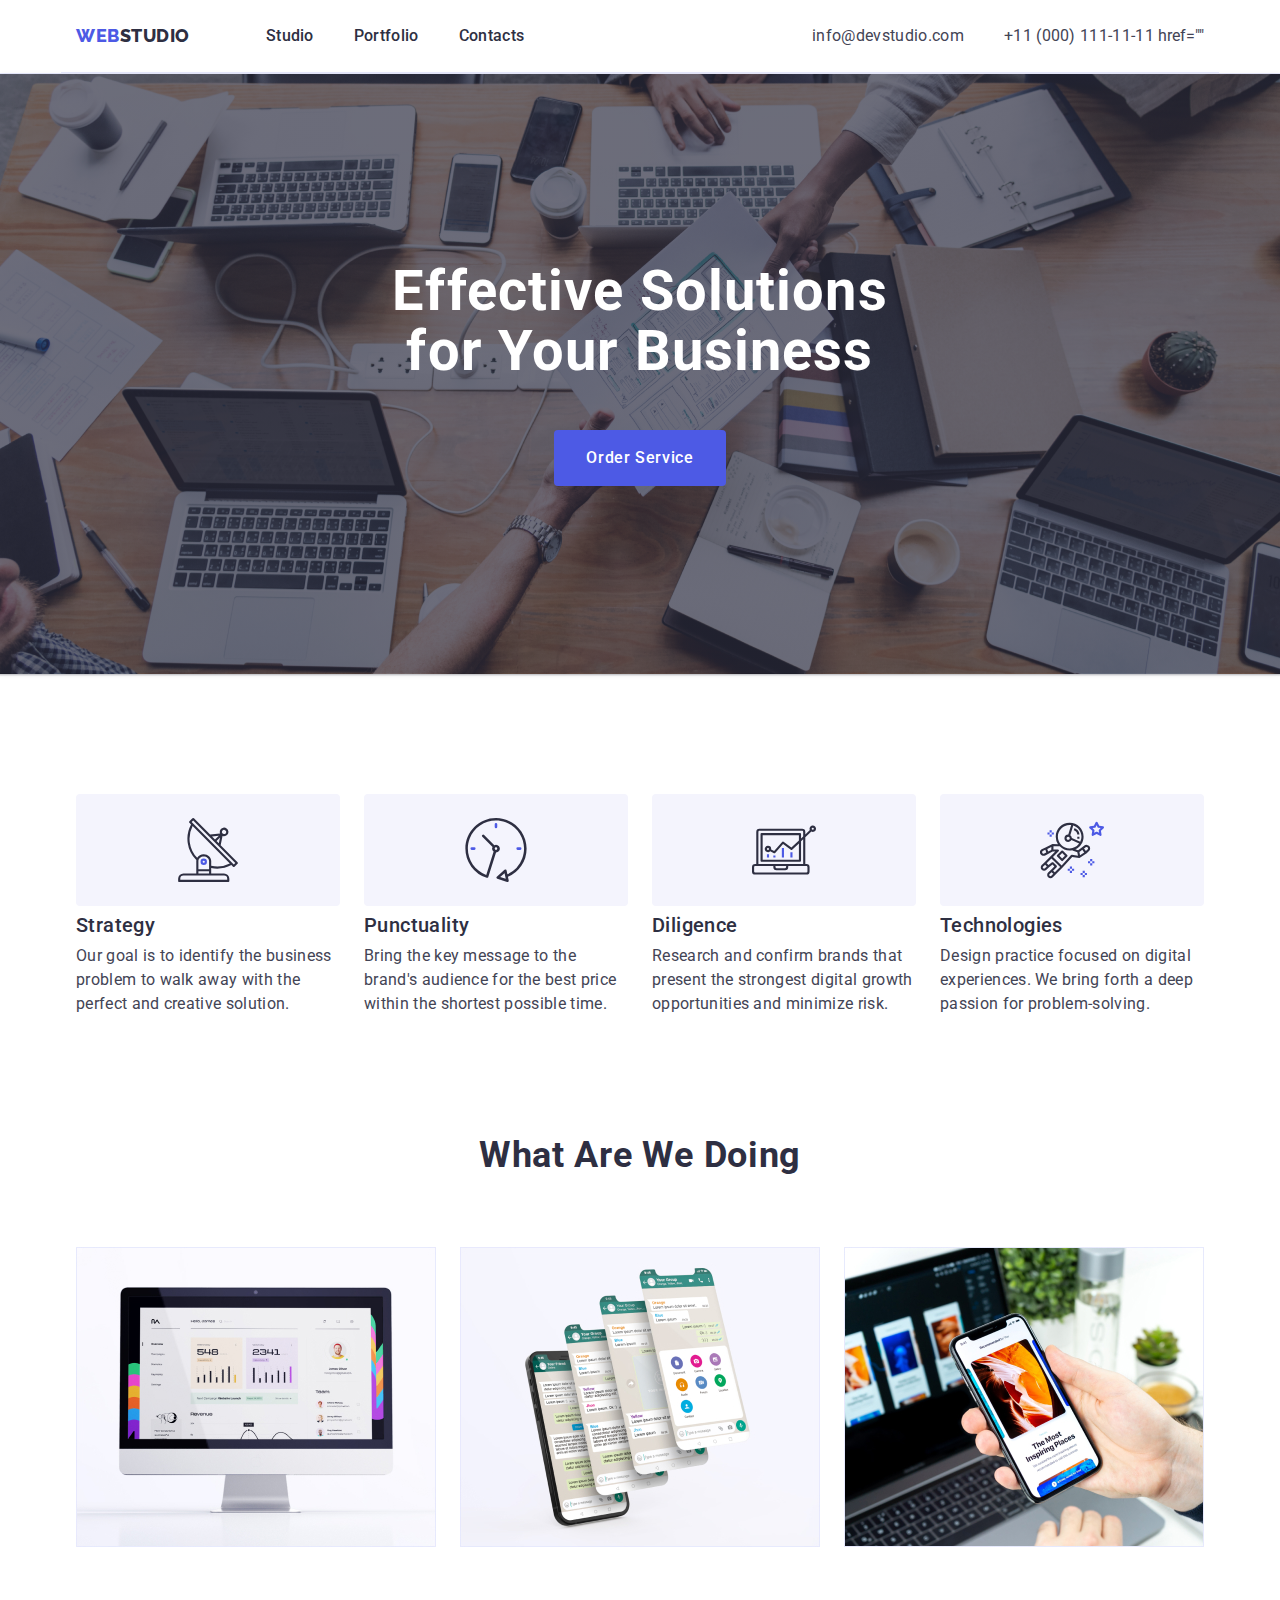
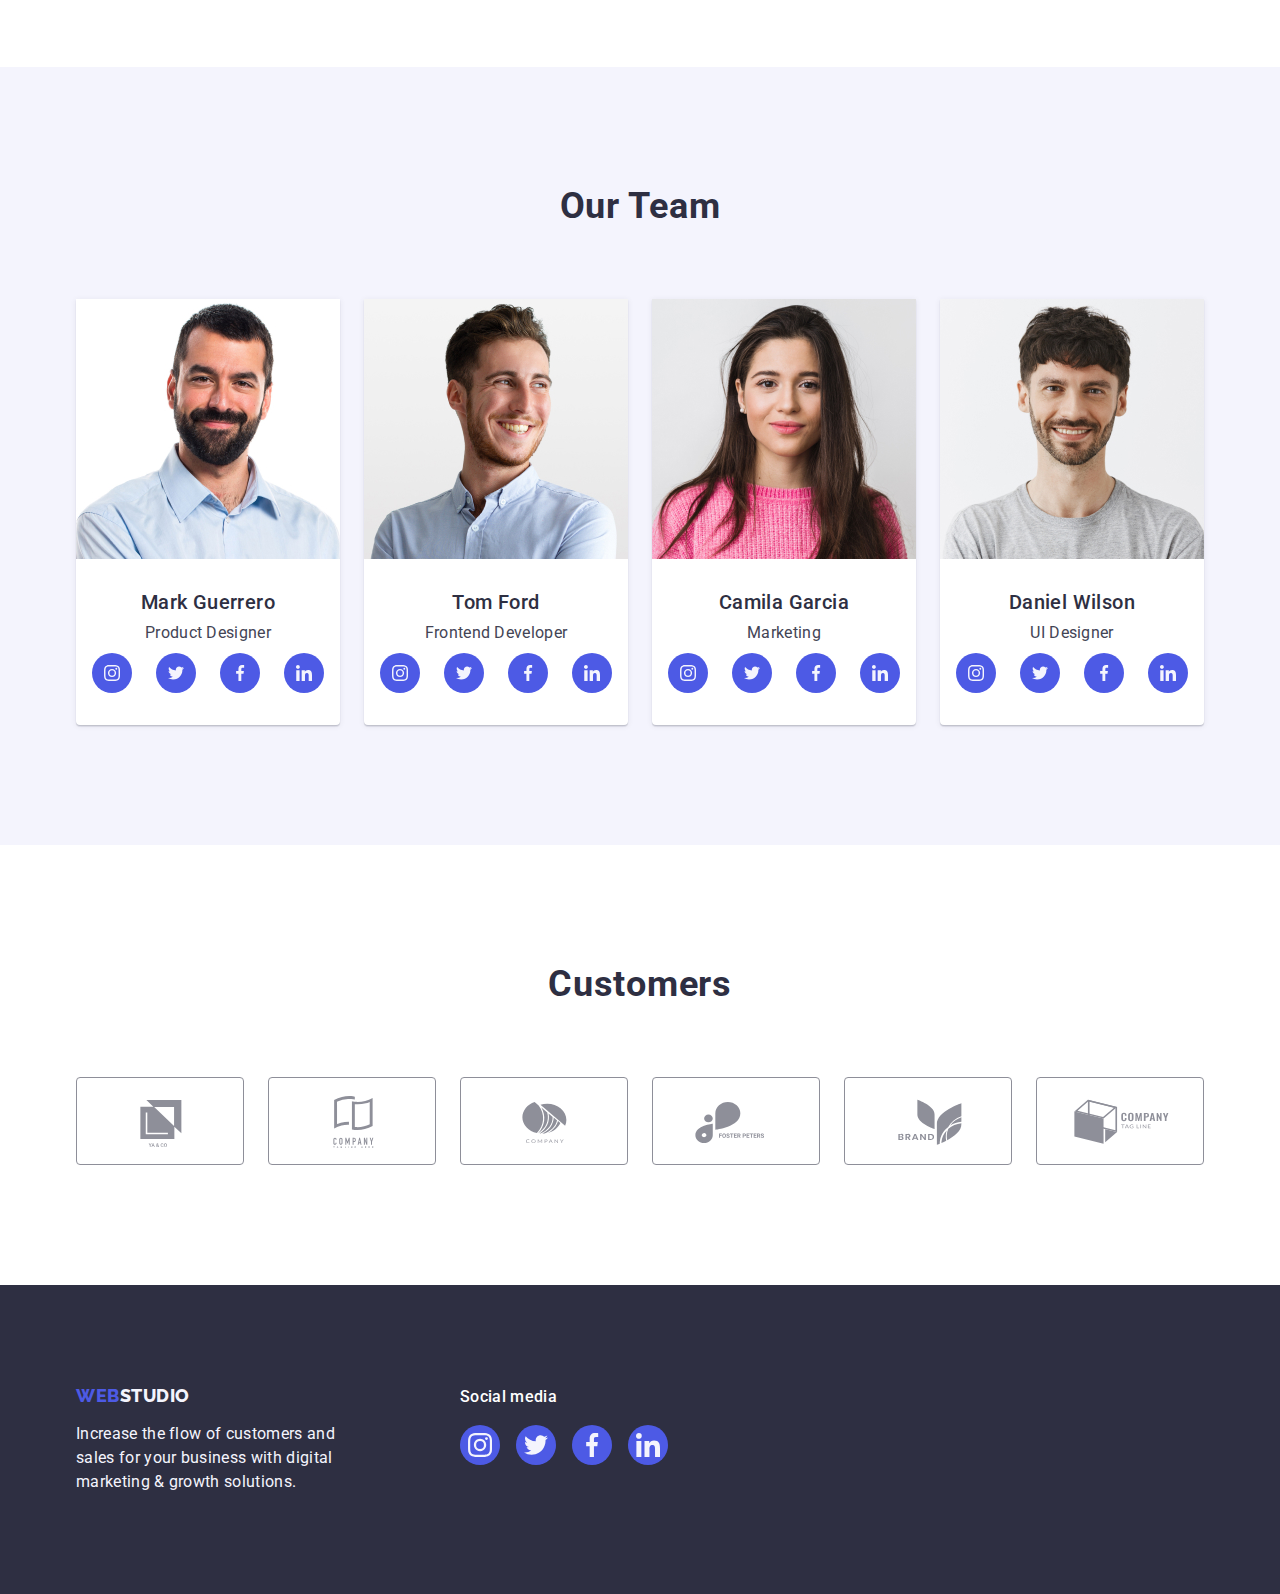
<file: index.html>
<!DOCTYPE html>
<html lang="en">
  <head>
    <meta charset="UTF-8" />
    <meta http-equiv="X-UA-Compatible" content="IE=edge" />
    <meta name="viewport" content="width=device-width, initial-scale=1.0" />
    <title>Document</title>
    <link rel="preconnect" href="https://fonts.googleapis.com" />
    <link rel="preconnect" href="https://fonts.gstatic.com" crossorigin />
    <link
      href="https://fonts.googleapis.com/css2?family=Raleway:wght@800&family=Roboto:wght@400;500;700&display=swap"
      rel="stylesheet"
    />
    <link
      rel="stylesheet"
      href="https://cdn.jsdelivr.net/npm/modern-normalize@1.1.0/modern-normalize.min.css"
    />
    <link rel="stylesheet" href="./css/styles.css" />
  </head>
  <body>
    <header class="header">
      <div class="header-container container">
        <!-- nav -->
        <nav class="section-nav">
          <!-- logo -->
          <a class="link logo" href="./index.html"
            >Web<span class="link logo-studio">Studio</span></a
          >
          <!-- end logo -->
          <ul class="list nav-container">
            <li class="nav-item list">
              <a class="link-styles link" href="./index.html">Studio</a>
            </li>
            <li class="nav-item list">
              <a class="link-styles link" href="./portfolio.html">Portfolio</a>
            </li>
            <li class="nav-item list">
              <a class="link-styles link" href="">Contacts</a>
            </li>
          </ul>
        </nav>
        <address class="contacts-font-style">
          <ul class="list address-container">
            <li class="contacts-item list">
              <a class="adress-styles link" href="mailto:info@devstudio.com"
                >info@devstudio.com</a
              >
            </li>
            <li class="contacts-item list">
              <a class="adress-styles link" href="tel:+110001111111"
                >+11 (000) 111-11-11</a
              > href=""
            </li>
          </ul>
        </address>
      </div>
    </header>
    <main>
      <!-- hero section -->
      <section class="hero-section">
        <div class="container">
          <h1 class="hero-title">Effective Solutions for Your Business</h1>
          <button class="hero-button" type="button">Order Service</button>
        </div>
      </section>
      <!-- 1 section -->
      <section class="section-we-are section">
        <div class="container">
          <h2 class="main-h visually-hidden">we are</h2>
          <ul class="section-list list">
            <li class="list-item">
              <div class="icon-container">
                <svg class="icon-we-are" width="64" height="64">
                  <use href="./images/icons.svg#icon-antenna"></use>
                </svg>
              </div>
              <h3 class="main-heading we-are-h">Strategy</h3>
              <p class="section-text">
                Our goal is to identify the business problem to walk away with
                the perfect and creative solution.
              </p>
            </li>
            <li class="list-item">
              <div class="icon-container">
                <svg class="icon-we-are" width="64" height="64">
                  <use href="./images/icons.svg#icon-clock"></use>
                </svg>
              </div>
              <h3 class="main-heading we-are-h">Punctuality</h3>
              <p class="section-text">
                Bring the key message to the brand's audience for the best price
                within the shortest possible time.
              </p>
            </li>
            <li class="list-item">
              <div class="icon-container">
                <svg class="icon-we-are" width="64" height="64">
                  <use href="./images/icons.svg#icon-diagram"></use>
                </svg>
              </div>
              <h3 class="main-heading we-are-h">Diligence</h3>
              <p class="section-text">
                Research and confirm brands that present the strongest digital
                growth opportunities and minimize risk.
              </p>
            </li>
            <li class="list-item">
              <div class="icon-container">
                <svg class="icon-we-are" width="64" height="64">
                  <use href="./images/icons.svg#icon-astronaut"></use>
                </svg>
              </div>
              <h3 class="main-heading we-are-h">Technologies</h3>
              <p class="section-text">
                Design practice focused on digital experiences. We bring forth a
                deep passion for problem-solving.
              </p>
            </li>
          </ul>
        </div>
      </section>
      <!--What are we doing  section -->
      <section class="section-what-we-are-doing section">
        <div class="container">
          <h2 class="main-h">What are we doing</h2>
          <ul class="section-card-list list">
            <li class="list-card-item">
              <img
                src="./images/main-section2/img1.jpg"
                alt="analytics"
                width="360"
                height="360"
              />
            </li>
            <li class="list-card-item">
              <img
                src="./images/main-section2/img2.jpg"
                alt="group management"
                width="360"
                height="360"
              />
            </li>
            <li class="list-card-item">
              <img
                src="./images/main-section2/img3.jpg"
                alt="smart team management technologies"
                width="360"
                height="360"
              />
            </li>
          </ul>
        </div>
      </section>
      <!-- Our Team section -->
      <section class="section-our-team section">
        <div class="container">
          <h2 class="main-h">Our Team</h2>

          <ul class="section-list list">
            <li class="list-item team-properties">
              <img
                src="./images/main-section3/img1.jpg"
                alt="Mark Guerrero.Product Designer"
                width="264"
                height="260"
              />
              <div class="team-name-container">
                <h3 class="main-heading team-h">Mark Guerrero</h3>
                <p class="section-text team-text">Product Designer</p>

                <!-- social-icon -->
                <ul class="social list">
                  <li class="social-item">
                    <a class="social-link" href="">
                      <svg class="social-icon" width="16" height="16">
                        <use href="./images/icons.svg#icon-instagram"></use>
                      </svg>
                    </a>
                  </li>
                  <li class="social-item">
                    <a class="social-link" href="">
                      <svg class="social-icon" width="16" height="16">
                        <use href="./images/icons.svg#icon-twitter"></use>
                      </svg>
                    </a>
                  </li>
                  <li class="social-item">
                    <a class="social-link" href="">
                      <svg class="social-icon" width="16" height="16">
                        <use href="./images/icons.svg#icon-facebook"></use>
                      </svg>
                    </a>
                  </li>
                  <li class="social-item">
                    <a class="social-link" href="">
                      <svg class="social-icon" width="16" height="16">
                        <use href="./images/icons.svg#icon-linkedin"></use>
                      </svg>
                    </a>
                  </li>
                </ul>
              </div>
            </li>
            <li class="list-item team-properties">
              <img
                src="./images/main-section3/img2.jpg"
                alt="Tom Ford.Frontend Developer"
                width="264"
                height="260"
              />
              <div class="team-name-container">
                <h3 class="main-heading team-h">Tom Ford</h3>
                <p class="section-text team-text">Frontend Developer</p>
                <ul class="social list">
                  <li class="social-item">
                    <a class="social-link" href="">
                      <svg class="social-icon" width="16" height="16">
                        <use href="./images/icons.svg#icon-instagram"></use>
                      </svg>
                    </a>
                  </li>
                  <li class="social-item">
                    <a class="social-link" href="">
                      <svg class="social-icon" width="16" height="16">
                        <use href="./images/icons.svg#icon-twitter"></use>
                      </svg>
                    </a>
                  </li>
                  <li class="social-item">
                    <a class="social-link" href="">
                      <svg class="social-icon" width="16" height="16">
                        <use href="./images/icons.svg#icon-facebook"></use>
                      </svg>
                    </a>
                  </li>
                  <li class="social-item">
                    <a class="social-link" href="">
                      <svg class="social-icon" width="16" height="16">
                        <use href="./images/icons.svg#icon-linkedin"></use>
                      </svg>
                    </a>
                  </li>
                </ul>
              </div>
            </li>
            <li class="list-item team-properties">
              <img
                src="./images/main-section3/img3.jpg"
                alt="Camila Garcia.Marketing"
                width="264"
                height="260"
              />
              <div class="team-name-container">
                <h3 class="main-heading team-h">Camila Garcia</h3>
                <p class="section-text team-text">Marketing</p>
                <ul class="social list">
                  <li class="social-item">
                    <a class="social-link" href="">
                      <svg class="social-icon" width="16" height="16">
                        <use href="./images/icons.svg#icon-instagram"></use>
                      </svg>
                    </a>
                  </li>
                  <li class="social-item">
                    <a class="social-link" href="">
                      <svg class="social-icon" width="16" height="16">
                        <use href="./images/icons.svg#icon-twitter"></use>
                      </svg>
                    </a>
                  </li>
                  <li class="social-item">
                    <a class="social-link" href="">
                      <svg class="social-icon" width="16" height="16">
                        <use href="./images/icons.svg#icon-facebook"></use>
                      </svg>
                    </a>
                  </li>
                  <li class="social-item">
                    <a class="social-link" href="">
                      <svg class="social-icon" width="16" height="16">
                        <use href="./images/icons.svg#icon-linkedin"></use>
                      </svg>
                    </a>
                  </li>
                </ul>
              </div>
            </li>
            <li class="list-item team-properties">
              <img
                src="./images/main-section3/img4.jpg"
                alt="Daniel Wilson.UI Designer"
                width="264"
                height="260"
              />
              <!-- 4 -->
              <div class="team-name-container">
                <h3 class="main-heading team-h">Daniel Wilson</h3>
                <p class="section-text team-text">UI Designer</p>
                <ul class="social list">
                  <li class="social-item">
                    <a class="social-link" href="">
                      <svg class="social-icon" width="16" height="16">
                        <use href="./images/icons.svg#icon-instagram"></use>
                      </svg>
                    </a>
                  </li>
                  <li class="social-item">
                    <a class="social-link" href="">
                      <svg class="social-icon" width="16" height="16">
                        <use href="./images/icons.svg#icon-twitter"></use>
                      </svg>
                    </a>
                  </li>
                  <li class="social-item">
                    <a class="social-link" href="">
                      <svg class="social-icon" width="16" height="16">
                        <use href="./images/icons.svg#icon-facebook"></use>
                      </svg>
                    </a>
                  </li>
                  <li class="social-item">
                    <a class="social-link">
                      <svg class="social-icon" width="16" height="16">
                        <use href="./images/icons.svg#icon-linkedin"></use>
                      </svg>
                    </a>
                  </li>
                </ul>
              </div>
            </li>
          </ul>
        </div>
      </section>
      <!-- customers section  -->
      <section class="section-customers section">
        <div class="container">
          <h2 class="main-h">Customers</h2>
          <ul class="customers-list list">
            <li class="customers-item">
              <a href="" class="customers-link link">
                <svg class="sprite-icon" width="104" height="56">
                  <use href="./images/icons.svg#icon-Logo"></use></svg>
             </a>
            </li>
            <li class="customers-item">
              <a href="" class="customers-link link">
                <svg class="sprite-icon" width="104" height="56">
                  <use href="./images/icons.svg#icon-Logo-1"></use></svg>
              </a>
            </li>
            <li class="customers-item">
              <a href="" class="customers-link link">
                <svg class="sprite-icon" width="104" height="56">
                  <use href="./images/icons.svg#icon-Logo-2"></use></svg>
              </a>
            </li>
            <li class="customers-item">
              <a href="" class="customers-link link">
                <svg class="sprite-icon" width="104" height="56">
                  <use href="./images/icons.svg#icon-Logo-3"></use></svg>
              </a>
            </li>
            <li class="customers-item">
              <a href="" class="customers-link link">
                <svg class="sprite-icon" width="104" height="56">
                  <use href="./images/icons.svg#icon-Logo-4"></use></svg>
              </a>
            </li>
            <li class="customers-item">
              <a href="" class="customers-link link">
                <svg class="sprite-icon" width="104" height="56">
                  <use href="./images/icons.svg#icon-Logo-5"></use></svg>
             </a>
            </li>
          </ul>
        </div>
      </section>
    </main>
    <!-- footer -->
    <footer class="main-footer-section">
      <div class="container footer-container">
        <!-- content  -->
        <div class="footer-content-container">
          <a class="footer-logo link" href="./index.html"
            >Web<span class="footer-studio">Studio</span></a
          >
          <p class="section-text text-footer">
            Increase the flow of customers and sales for your business with
            digital marketing & growth solutions.
          </p>
        </div>
        <!-- social media  -->
        <div class="social-media-container">
          <p class="social-media-heading">Social media</p>
          <ul class="social-footer-list list">
            <li class="social-footer-item">
              <a class="footer-social-link" href="">
                <svg width="24" height="24" class="social-icon" >
                  <use href="./images/icons.svg#icon-instagram"></use>
                </svg>
              </a>
            </li>
            <li class="social-footer-item">
              <a class="footer-social-link" href="">
                <svg width="24" height="24" class="social-icon">
                  <use href="./images/icons.svg#icon-twitter"></use>
                </svg>
              </a>
            </li>
            <li class="social-footer-item">
              <a class="footer-social-link" href="">
                <svg  width="24" height="24" class="social-icon">
                  <use href="./images/icons.svg#icon-facebook"></use>
                </svg>
              </a>
            </li>
            <li class="social-footer-item">
              <a class="footer-social-link">
                <svg width="24" height="24" class="social-icon" >
                  <use href="./images/icons.svg#icon-linkedin"></use>
                </svg>
              </a>
            </li>
          </ul>
        </div>
      </div>
    </footer>
  </body>
</html>
</file>
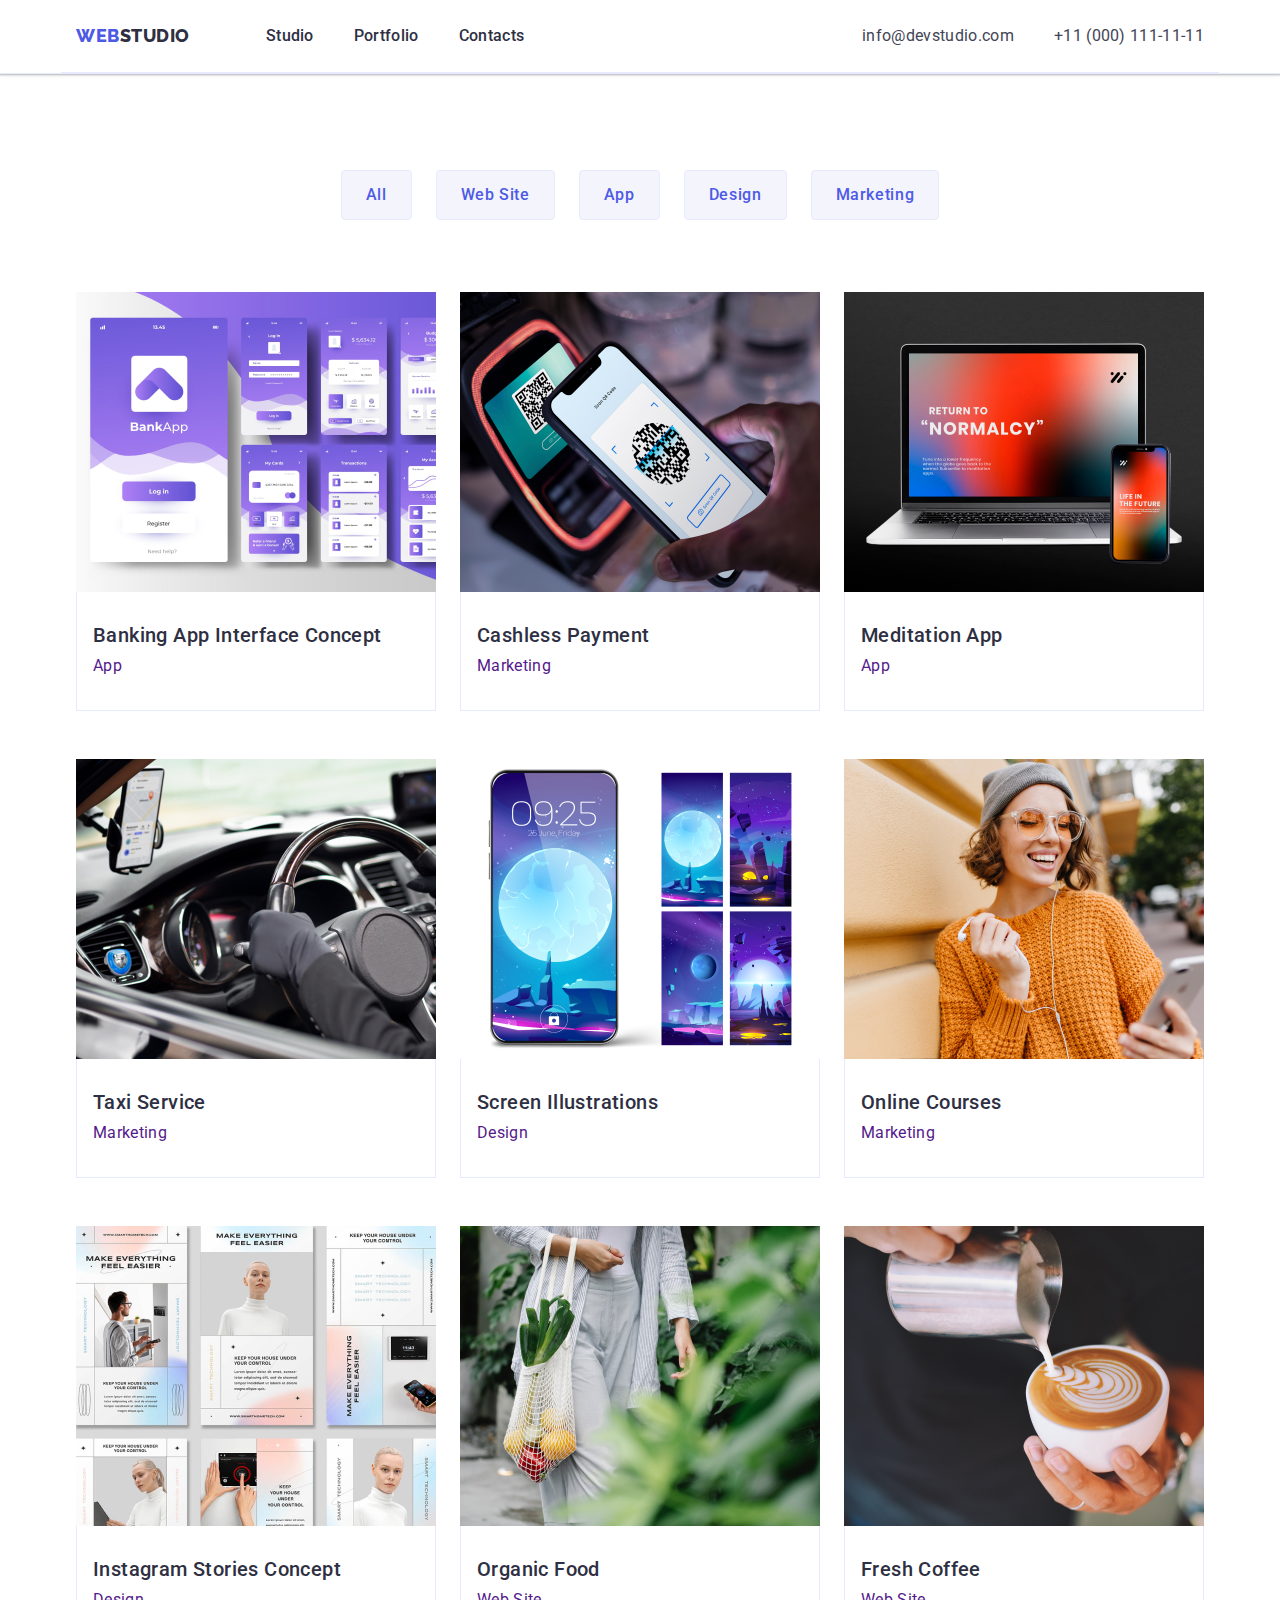
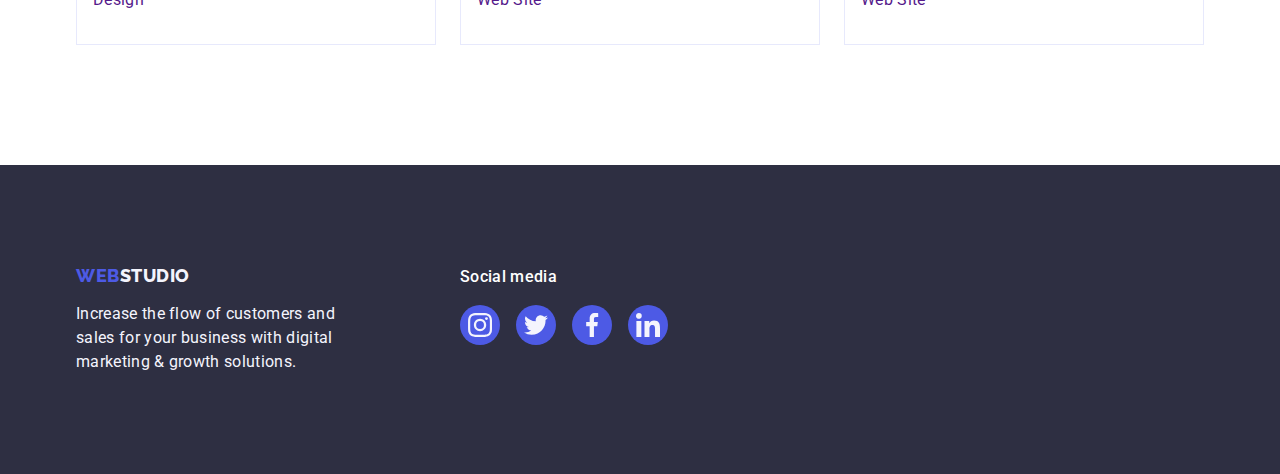
<file: portfolio.html>
<!DOCTYPE html>
<html lang="en">
  <head>
    <meta charset="UTF-8" />
    <meta http-equiv="X-UA-Compatible" content="IE=edge" />
    <meta name="viewport" content="width=device-width, initial-scale=1.0" />
    <title>Document</title>
    <link rel="preconnect" href="https://fonts.googleapis.com" />
    <link rel="preconnect" href="https://fonts.gstatic.com" crossorigin />
    <link
      href="https://fonts.googleapis.com/css2?family=Raleway:wght@800&family=Roboto:wght@400;500;700&display=swap"
      rel="stylesheet"
    />
    <link
      rel="stylesheet"
      href="https://cdn.jsdelivr.net/npm/modern-normalize@1.1.0/modern-normalize.min.css"
    />
    <link rel="stylesheet" href="./css/styles.css" />
  </head>
  <body>
    <header class="header">
      <div class="header-container container">
        <!-- nav -->
        <nav class="portfolio-nav">
          <!-- logo -->
          <a class="link logo" href="./index.html"
            >Web<span class="link logo-studio">Studio</span></a
          >
          <!-- end logo -->
          <ul class="list nav-container">
            <li class="nav-item list">
              <a class="link-styles link" href="./index.html">Studio</a>
            </li>
            <li class="nav-item list">
              <a class="link-styles link" href="./portfolio.html">Portfolio</a>
            </li>
            <li class="nav-item list">
              <a class="link-styles link" href="">Contacts</a>
            </li>
          </ul>
        </nav>
        <address class="contacts-font-style">
          <ul class="list address-container">
            <li class="contacts-item list">
              <a class="adress-styles link" href="mailto:info@devstudio.com"
                >info@devstudio.com</a
              >
            </li>
            <li class="contacts-item list">
              <a class="adress-styles link" href="tel:+110001111111"
                >+11 (000) 111-11-11</a
              >
            </li>
          </ul>
        </address>
      </div>
    </header>
    <main>
      <!-- filters section -->
      <section class="portfolio-section">
        <div class="container">
          <h1 hidden class="main-h">filters</h1>
          <ul class="filters-list list">
            <li class="filters-item">
              <button class="filters-button" type="button">All</button>
            </li>
            <li class="filters-item">
              <button class="filters-button" type="button">Web Site</button>
            </li>
            <li class="filters-item">
              <button class="filters-button" type="button">App</button>
            </li>
            <li class="filters-item">
              <button class="filters-button" type="button">Design</button>
            </li>
            <li class="filters-item">
              <button class="filters-button" type="button">Marketing</button>
            </li>
          </ul>

          <!-- portfolio section -->
          <ul class="portfolio-list card-set list">
            <li class="portfolio-item card-item">
              <a class="portfolio-link link" href=""
                ><img
                  src="./images/portfolio-section/img1.jpg"
                  width="360"
                  height="300"
                  alt="Banking App Interface Concept"
                />
                <div class="card-name-container">
                  <h2 class="portfolio-heading card-h">
                    Banking App Interface Concept
                  </h2>
                  <p class="portfolio-text">App</p>
                </div>
              </a>
            </li>
            <li class="portfolio-item card-item">
              <a class="portfolio-link link" href=""
                ><img
                  src="./images/portfolio-section/img2.jpg"
                  width="360"
                  height="300"
                  alt="Cashless Payment"
                />
                <div class="card-name-container">
                  <h2 class="portfolio-heading card-h">Cashless Payment</h2>
                  <p class="portfolio-text">Marketing</p>
                </div>
              </a>
            </li>
            <li class="portfolio-item card-item">
              <a class="portfolio-link link" href=""
                ><img
                  src="./images/portfolio-section/img3.jpg"
                  width="360"
                  height="300"
                  alt="Meditation App"
                />
                <div class="card-name-container">
                  <h2 class="portfolio-heading card-h">Meditation App</h2>
                  <p class="portfolio-text">App</p>
                </div>
              </a>
            </li>
            <li class="portfolio-item card-item">
              <a class="portfolio-link link" href=""
                ><img
                  src="./images/portfolio-section/img4.jpg"
                  width="360"
                  height="300"
                  alt="Taxi Service"
                />
                <div class="card-name-container">
                  <h2 class="portfolio-heading card-h">Taxi Service</h2>
                  <p class="portfolio-text">Marketing</p>
                </div>
              </a>
            </li>
            <li class="portfolio-item card-item">
              <a class="portfolio-link link" href=""
                ><img
                  src="./images/portfolio-section/img5.jpg"
                  width="360"
                  height="300"
                  alt="Screen Illustrations"
                />
                <div class="card-name-container">
                  <h2 class="portfolio-heading card-h">Screen Illustrations</h2>
                  <p class="portfolio-text">Design</p>
                </div>
              </a>
            </li>
            <li class="portfolio-item card-item">
              <a class="portfolio-link link" href=""
                ><img
                  src="./images/portfolio-section/img6.jpg"
                  width="360"
                  height="300"
                  alt="Online Courses"
                />
                <div class="card-name-container">
                  <h2 class="portfolio-heading card-h">Online Courses</h2>
                  <p class="portfolio-text">Marketing</p>
                </div>
              </a>
            </li>
            <li class="portfolio-item card-item">
              <a class="portfolio-link link" href=""
                ><img
                  src="./images/portfolio-section/img7.jpg"
                  width="360"
                  height="300"
                  alt="Instagram Stories Concept"
                />
                <div class="card-name-container">
                  <h2 class="portfolio-heading card-h">Instagram Stories Concept</h2>
                  <p class="portfolio-text">Design</p>
                </div>
              </a>
            </li>
            <li class="portfolio-item card-item">
              <a class="portfolio-link link" href=""
                ><img
                  src="./images/portfolio-section/img8.jpg"
                  width="360"
                  height="300"
                  alt="Organic Food"
                />
                <div class="card-name-container">
                  <h2 class="portfolio-heading card-h">Organic Food</h2>
                  <p class="portfolio-text">Web Site</p>
                </div>
              </a>
            </li>
            <li class="portfolio-item card-item">
              <a class="portfolio-link link" href=""
                ><img
                  src="./images/portfolio-section/img9.jpg"
                  width="360"
                  height="300"
                  alt="Fresh Coffee"
                />
                <div class="card-name-container">
                  <h2 class="portfolio-heading card-h">Fresh Coffee</h2>
                  <p class="portfolio-text">Web Site</p>
                </div>
              </a>
            </li>
          </ul>
        </div>
      </section>
    </main>
    <!-- footer -->
    <footer class="main-footer-section">
      <div class="container footer-container">
        <!-- content  -->
        <div class="footer-content-container">
          <a class="footer-logo link" href="./index.html"
            >Web<span class="footer-studio">Studio</span></a
          >
          <p class="section-text text-footer">
            Increase the flow of customers and sales for your business with
            digital marketing & growth solutions.
          </p>
        </div>
        <!-- social media  -->
        <div class="social-media-container">
          <p class="social-media-heading">Social media</p>
          <ul class="social-footer-list list">
            <li class="social-footer-item">
              <a class="footer-social-link" href="">
                <svg width="24" height="24" class="social-icon" >
                  <use href="./images/icons.svg#icon-instagram"></use>
                </svg>
              </a>
            </li>
            <li class="social-footer-item">
              <a class="footer-social-link" href="">
                <svg width="24" height="24" class="social-icon">
                  <use href="./images/icons.svg#icon-twitter"></use>
                </svg>
              </a>
            </li>
            <li class="social-footer-item">
              <a class="footer-social-link" href="">
                <svg  width="24" height="24" class="social-icon">
                  <use href="./images/icons.svg#icon-facebook"></use>
                </svg>
              </a>
            </li>
            <li class="social-footer-item">
              <a class="footer-social-link" href="">
                <svg width="24" height="24" class="social-icon" >
                  <use href="./images/icons.svg#icon-linkedin"></use>
                </svg>
              </a>
            </li>
          </ul>
        </div>
      </div>
    </footer>
  </body>
</html>
</file>
<file: css/styles.css>
/* $color-iris: rgba(77,90,229,1); 


$color-ocean: rgba(64,75,191,1);
$color-navy-blue: rgba(46,47,66,1);
$color-green: rgba(49,208,170,1);
$color-slate: rgba(67,68,85,1);
$color-light-slate: rgba(142,143,153,1);
$color-cornflower: rgba(231,233,252,1);
$color-cloud: rgba(244,244,253,1);
$color-navy-blue-modal: rgba(46,47,66,0.400);
$color-grey: rgba(46,47,66,0.700);
$color-white: rgba(255,255,255,1);
$color-dairy: rgba(252,252,252,1);
@mixin text-style-header-1() {

*/
:root {
  --main-txt-cl: #434455;
  --secondary-txt-cl: #2e2f42;
  --focused-txt-cl: #4d5ae5;
  --footer-txt-cl: rgba(244, 244, 253, 1);
  --hero-txt-color: #fff;
  --accent-txt-color: #e7e9fc;
  --hover-txt-color: #404bbf;
  /* Bg colors */
  --main-bg-cl: #fcfcfc;
  --secondary-bg-cl: rgba(244, 244, 253, 1);
  --accent-bg-cl: #4d5ae5;
  --footer-bg-cl: #2e2f42;
  --focused-bg-cl: #404bbf;
  /* Common colors */

  /* fonts */
  --secondary-font: "Raleway", sans-serif;
  --primary-font: "Roboto", sans-serif;
  /* Text colors */

  /* Common colors */

  /* Others */
  --flex-item: 3;
  --gap-size: 24px;

  /* $color-ocean: rgba(64, 75, 191, 1); 
  $color-navy-blue: rgba(46, 47, 66, 1);
  $color-green: rgba(49, 208, 170, 1);
  $color-slate: rgba(67, 68, 85, 1);
  $color-light-slate: rgba(142, 143, 153, 1);
  $color-cornflower: rgba(231, 233, 252, 1);
  $color-cloud: rgba(244, 244, 253, 1);
  $color-navy-blue-modal: rgba(46, 47, 66, 0.4);
  $color-grey: rgba(46, 47, 66, 0.7);
  $color-white: rgba(255, 255, 255, 1);
   $color-dairy: rgba(252, 252, 252, 1); */
}
body {
  font-family: var(--primary-font);
  color: var(--main-txt-cl);
  font-size: 16px;
  background-color: #fff;
}
/* reset  */
h1,
h2,
h3,
h4,
h5,
h6,
p {
  margin: 0;
}
img {
  display: block;
  max-width: 100%;
  height: auto;
}
.list {
  list-style: none;
  padding: 0;
  margin: 0;
}
.link {
  text-decoration: none;
}
/* icons */
.icon-container {
  background-color: var(--secondary-bg-cl);
  width: 264px;
  height: 112px;
  display: flex;
  justify-content: center;
  align-items: center;
}
.icon-we-are {
}

/* main classes-start */
.container {
  width: 1158px;
  margin-left: auto;
  margin-right: auto;
  padding-right: 15px;
  padding-left: 15px;
}
.section {
  padding-bottom: 120px;
}
/* card set  */
.card-set {
  display: flex;
  flex-wrap: wrap;
  column-gap: var(--gap-size);
  row-gap: 48px;
}

.card-item {
  width: ((100% - var(--gap-size) * (var(--flex-item) - 1)) / var(--flex-item));
}

/* heading text  */
.portfolio-heading,
.main-heading {
  font-weight: 500;
  font-size: 20px;
  line-height: 1.1;
  letter-spacing: 0.02em;
  color: var(--secondary-txt-cl);
}
/* p text  */
.portfolio-text,
.section-text {
  font-size: 16px;
  line-height: 1.5;
  letter-spacing: 0.02em;
}
/* logo styles */
.logo {
  font-family: var(--secondary-font);
  font-weight: 800;
  font-size: 18px;
  line-height: 1.17;
  color: var(--focused-txt-cl);
  letter-spacing: 0.03em;
  text-transform: uppercase;
  margin-right: 76px;
}
.logo-studio {
  font-family: var(--secondary-font);
  font-weight: 800;
  font-size: 18px;
  line-height: 1.17;
  color: var(--secondary-txt-cl);
}

/* header styles */
.header {
  border-bottom: 1px solid #e7e9fc;
  box-shadow: 0px 2px 1px rgba(46, 47, 66, 0.08),
    0px 1px 1px rgba(46, 47, 66, 0.16), 0px 1px 6px rgba(46, 47, 66, 0.08);
}
.header-container {
  display: flex;
  align-items: center;
  justify-content: space-between;
  border-bottom: 1px solid #e7e9fc;
}
.portfolio-nav,
.section-nav {
  align-items: center;

  list-style: none;
  display: flex;
}
.nav-container {
  display: flex;
  text-align: center;
  gap: 40px;
  margin: auto;
}
.address-container {
  display: flex;
  gap: 40px;
}
.nav-item {
}
.contacts-font-style {
  font-style: normal;
}

.contacts-item {
}

.link-styles {
  color: var(--secondary-txt-cl);
  font-weight: 500;
  font-size: 16px;
  line-height: 1.5;
  letter-spacing: 0.02em;
  display: block;
  padding-top: 24px;
  padding-bottom: 24px;
}

.adress-styles {
  color: var(--main-txt-cl);

  font-size: 16px;
  line-height: 1.5;
  letter-spacing: 0.02em;
  list-style: none;
}

.link-styles:hover,
.link-styles:focus {
  color: var(--hover-txt-color);
}

.adress-styles:hover,
.adress-styles:focus {
  color: var(--hover-txt-color);
}

/* hero styles */
.hero-section {
  background-color: var(--footer-bg-cl);
  text-align: center;
  padding-top: 188px;
  padding-bottom: 188px;

  max-width: 1440px;
  background-image: linear-gradient(
      rgba(46, 47, 66, 0.7),
      rgba(46, 47, 66, 0.7)
    ),
    url(../images/background/people-office.jpg);
  background-repeat: no-repeat;
  background-position: center;
  background-size: cover;
  margin-right: auto;
  margin-left: auto;

  box-shadow: 0px 2px 1px rgba(46, 47, 66, 0.08),
    0px 1px 1px rgba(46, 47, 66, 0.16), 0px 1px 6px rgba(46, 47, 66, 0.08);
}

.hero-title {
  color: var(--hero-txt-color);
  font-weight: 700;
  font-size: 56px;
  line-height: 1.07;
  text-align: center;
  letter-spacing: 0.02em;
  margin-bottom: 48px;
  max-width: 496px;
  margin-left: auto;
  margin-right: auto;
}
.hero-button {
  font-size: var(--main-txt-cl);
  font-weight: 500;
  font-size: 16px;
  line-height: 1.5;
  letter-spacing: 0.04em;
  color: var(--hero-txt-color);
  background-color: var(--accent-bg-cl);
  cursor: pointer;
  font-family: var(--primary-font);

  display: block;
  min-width: 169px;
  height: 56px;
  margin-left: auto;
  margin-right: auto;
  border: none;
  border-radius: 4px;

  padding-left: 32px;
  padding-right: 32px;
  padding-top: 16px;
  padding-bottom: 16px;
}
.hero-button:hover,
.hero-button:focus {
  background-color: var(--focused-bg-cl);
}
/* we are  */
.section-we-are {
  padding-top: 120px;
}

.section-list {
  display: flex;
  gap: var(--gap-size);
}
.list-item {
  width: calc((100% - 3 * 24px) / 4);
}
.card-h,
.we-are-h,
.team-h {
  margin-bottom: 8px;
}
.icon-container {
  background-color: var(--secondary-bg-cl);
  width: 264px;
  height: 112px;
  display: flex;
  justify-content: center;
  align-items: center;
  margin-bottom: 8px;
  border-radius: 4px;
}
.icon-we-are {
}

/* what we are doing  */
.section-what-we-are-doing {
}
.section-card-list {
  display: flex;
  gap: var(--gap-size);
}
.list-card-item {
  width: calc((100% - 48px) / 3);
}

.main-h {
  font-weight: 700;
  font-size: 36px;
  line-height: 1.1;
  letter-spacing: 0.02em;
  color: var(--secondary-txt-cl);
  text-align: center;
  text-transform: capitalize;
  margin-bottom: 72px;
}
/* our team  */
.section-our-team {
  background-color: var(--secondary-bg-cl);
  padding-top: 120px;
}
.team-properties {
  background-color: #fff;
  border-radius: 0px 0px 4px 4px;
  box-shadow: 0px 1px 6px rgba(46, 47, 66, 0.08),
    0px 1px 1px rgba(46, 47, 66, 0.16), 0px 2px 1px rgba(46, 47, 66, 0.08);
}
.team-name-container {
  padding: 32px 0;
  text-align: center;
}
.team-text {
  margin-bottom: 8px;
}
.social {
  display: flex;

  justify-content: center;

  gap: 24px;
}
.social-item {
  width: 40px;
  height: 40px;
}
.social-link {
  display: flex;
  justify-content: center;
  align-items: center;
  width: 100%;
  height: 100%;
  color: #f4f4fd;

  background-color: var(--focused-txt-cl);
  border-radius: 50%;
}
.social-link:hover {
  background-color: var(--focused-bg-cl);
}
.social-link:focus {
  background-color: var(--focused-bg-cl);
}
.social-icon {
  fill: currentColor;
}
/* customers */
.section-customers {
  padding-top: 120px;
}
.customers-container {
}
.customers-h {
  margin-bottom: 72px;
}
.customers-list {
  display: flex;

  align-items: flex-end;

  gap: 24px;
}
.customers-item {
  width: calc((100% - 120px) / 6);
  height: 88px;
}
.customers-link:hover,
.customers-link:focus {
  color: #404bbf;
  border: 1px solid var(--focused-bg-cl);
}
.customers-link {
  width: 100%;
  height: 100%;
  display: flex;
  align-items: center;
  justify-content: center;

  border: 1px solid #8e8f99;
  border-radius: 4px;
  color: #8e8f99;
}

.sprite-icon {
  fill: currentColor;
}
.sprite-icon:hover {
}

/* footer */
.footer-studio {
  color: var(--footer-txt-cl);
}
.text-footer {
  color: #f4f4fd;
  width: 264px;
}
.footer-logo {
  font-family: var(--secondary-font);
  font-weight: 800;
  font-size: 18px;
  line-height: 1.17;
  color: var(--focused-txt-cl);
  letter-spacing: 0.03em;
  text-transform: uppercase;

  display: inline-block;
  margin-bottom: 16px;
}
.footer-container {
  display: flex;

  align-items: baseline;
}
.footer-content-container {
  margin-right: 120px;
}
.social-media-heading {
  font-weight: 500;
  font-size: 16px;
  line-height: 1.5;
  letter-spacing: 0.02em;
  color: #fff;

  margin-bottom: 16px;
}
.social-footer-list {
  display: flex;
  justify-content: center;
  align-items: center;
  gap: 16px;
}
.social-footer-item {
  width: 40px;
  height: 40px;
}
.footer-social-link {
  display: flex;
  justify-content: center;
  align-items: center;
  width: 100%;
  height: 100%;
  color: #f4f4fd;

  background-color: var(--focused-txt-cl);
  border-radius: 50%;
}
.footer-social-link:hover,
.footer-social-link:focus {
  background-color: #31d0aa;
}

/* main-classes-end */

/* portfolio-classes-start */

.portfolio-footer,
.main-footer-section {
  background-color: var(--footer-bg-cl);
  padding-top: 100px;
  padding-bottom: 100px;
}

.section-filters {
}
.filters-list {
  display: flex;
  align-items: center;
  justify-content: center;
  gap: 24px;
  margin-bottom: 72px;
}
.filters-button:hover,
.filters-button:focus {
  border-radius: 4px;
  box-shadow: 0px 3px 1px rgba(0, 0, 0, 0.1), 0px 2px 1px rgba(0, 0, 0, 0.08),
    0px 2px 2px rgba(0, 0, 0, 0.12);
}
.filters-button {
  background-color: var(--secondary-bg-cl);
  color: var(--focused-txt-cl);
  font-family: var(--primary-font);
  font-style: normal;
  font-weight: 500;
  font-size: 16px;
  line-height: 1.5;
  letter-spacing: 0.04em;
  cursor: pointer;
  text-align: center;
  padding-top: 12px;
  padding-right: 24px;
  padding-bottom: 12px;
  padding-left: 24px;
  border: 1px solid #e7e9fc;
  border-radius: 4px;
}
.filters-button:hover,
.filters-button:focus {
  color: var(--hero-txt-color);
  background-color: var(--focused-bg-cl);
  border: 1px solid transparent;
}
.portfolio-section {
  padding-top: 96px;
  padding-bottom: 120px;
}
.card-name-container {
  padding-top: 32px;
  padding-right: 16px;
  padding-bottom: 32px;
  padding-left: 16px;
  border: 1px solid #e7e9fc;
  border-top: none;
}

.portfolio-link {
  display: block;
}
.portfolio-link:hover,
.portfolio-link:focus {
  box-shadow: 0px 1px 6px rgba(46, 47, 66, 0.08),
    0px 1px 1px rgba(46, 47, 66, 0.16), 0px 2px 1px rgba(46, 47, 66, 0.08);
}

/* portfolio classes end */
.visually-hidden {
  position: absolute;
  width: 1px;
  height: 1px;
  margin: -1px;
  border: 0;
  padding: 0;
  white-space: nowrap;
  clip-path: inset(100%);
  clip: rect(0 0 0 0);
  overflow: hidden;
}
</file>
